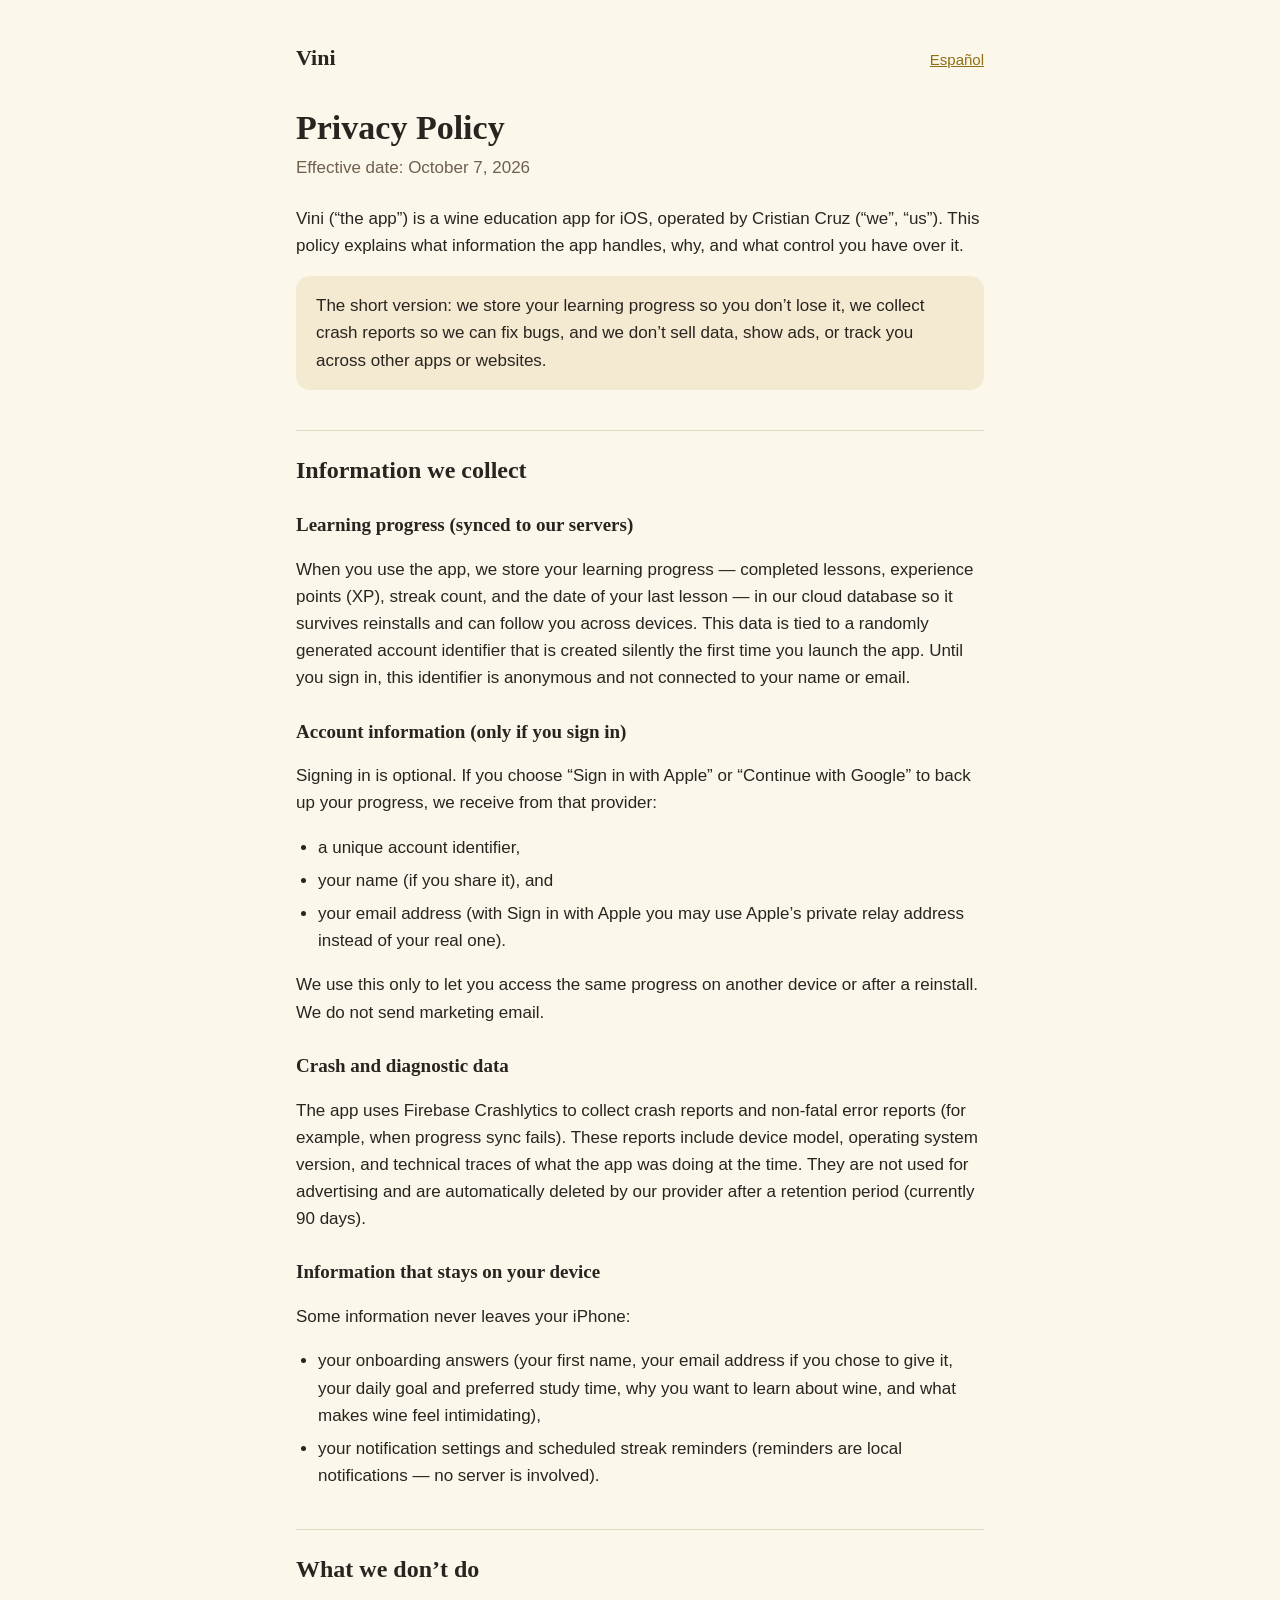
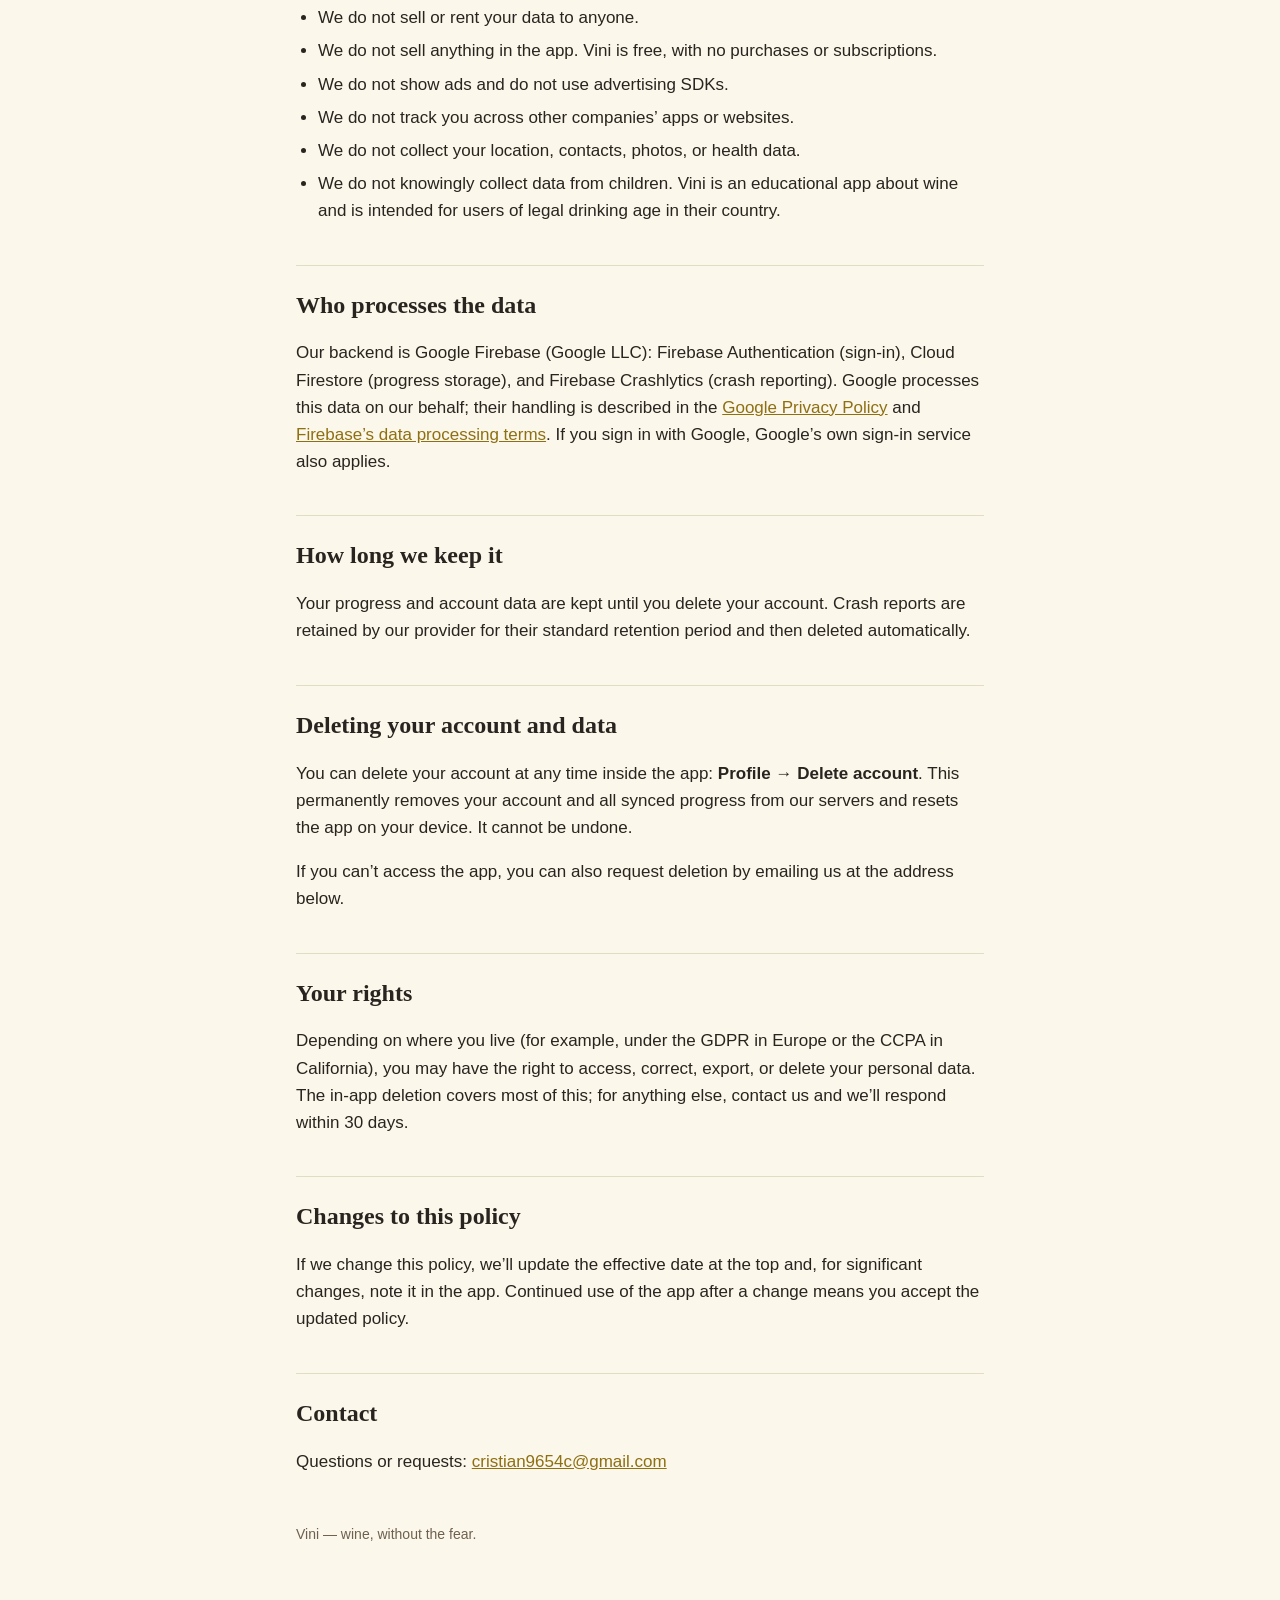
<file: index.html>
<!doctype html>
<html lang="en">
<head>
  <meta charset="utf-8">
  <meta name="viewport" content="width=device-width, initial-scale=1">
  <title>Vini Privacy Policy</title>
  <meta name="description" content="How the Vini wine-learning app handles your information.">
  <link rel="alternate" hreflang="es" href="es/">
  <link rel="stylesheet" href="style.css">
</head>
<body>
<main>
  <nav>
    <span class="brand">Vini</span>
    <a href="es/" lang="es">Español</a>
  </nav>

  <h1>Privacy Policy</h1>
  <p class="date">Effective date: October 7, 2026</p>

  <p>Vini (“the app”) is a wine education app for iOS, operated by Cristian Cruz (“we”, “us”). This policy explains what information the app handles, why, and what control you have over it.</p>

  <p class="summary">The short version: we store your learning progress so you don’t lose it, we collect crash reports so we can fix bugs, and we don’t sell data, show ads, or track you across other apps or websites.</p>

  <h2>Information we collect</h2>

  <h3>Learning progress (synced to our servers)</h3>
  <p>When you use the app, we store your learning progress — completed lessons, experience points (XP), streak count, and the date of your last lesson — in our cloud database so it survives reinstalls and can follow you across devices. This data is tied to a randomly generated account identifier that is created silently the first time you launch the app. Until you sign in, this identifier is anonymous and not connected to your name or email.</p>

  <h3>Account information (only if you sign in)</h3>
  <p>Signing in is optional. If you choose “Sign in with Apple” or “Continue with Google” to back up your progress, we receive from that provider:</p>
  <ul>
    <li>a unique account identifier,</li>
    <li>your name (if you share it), and</li>
    <li>your email address (with Sign in with Apple you may use Apple’s private relay address instead of your real one).</li>
  </ul>
  <p>We use this only to let you access the same progress on another device or after a reinstall. We do not send marketing email.</p>

  <h3>Crash and diagnostic data</h3>
  <p>The app uses Firebase Crashlytics to collect crash reports and non-fatal error reports (for example, when progress sync fails). These reports include device model, operating system version, and technical traces of what the app was doing at the time. They are not used for advertising and are automatically deleted by our provider after a retention period (currently 90 days).</p>

  <h3>Information that stays on your device</h3>
  <p>Some information never leaves your iPhone:</p>
  <ul>
    <li>your onboarding answers (your first name, your email address if you chose to give it, your daily goal and preferred study time, why you want to learn about wine, and what makes wine feel intimidating),</li>
    <li>your notification settings and scheduled streak reminders (reminders are local notifications — no server is involved).</li>
  </ul>

  <h2>What we don’t do</h2>
  <ul>
    <li>We do not sell or rent your data to anyone.</li>
    <li>We do not sell anything in the app. Vini is free, with no purchases or subscriptions.</li>
    <li>We do not show ads and do not use advertising SDKs.</li>
    <li>We do not track you across other companies’ apps or websites.</li>
    <li>We do not collect your location, contacts, photos, or health data.</li>
    <li>We do not knowingly collect data from children. Vini is an educational app about wine and is intended for users of legal drinking age in their country.</li>
  </ul>

  <h2>Who processes the data</h2>
  <p>Our backend is Google Firebase (Google LLC): Firebase Authentication (sign-in), Cloud Firestore (progress storage), and Firebase Crashlytics (crash reporting). Google processes this data on our behalf; their handling is described in the <a href="https://policies.google.com/privacy">Google Privacy Policy</a> and <a href="https://firebase.google.com/terms/data-processing-terms">Firebase’s data processing terms</a>. If you sign in with Google, Google’s own sign-in service also applies.</p>

  <h2>How long we keep it</h2>
  <p>Your progress and account data are kept until you delete your account. Crash reports are retained by our provider for their standard retention period and then deleted automatically.</p>

  <h2>Deleting your account and data</h2>
  <p>You can delete your account at any time inside the app: <strong>Profile → Delete account</strong>. This permanently removes your account and all synced progress from our servers and resets the app on your device. It cannot be undone.</p>
  <p>If you can’t access the app, you can also request deletion by emailing us at the address below.</p>

  <h2>Your rights</h2>
  <p>Depending on where you live (for example, under the GDPR in Europe or the CCPA in California), you may have the right to access, correct, export, or delete your personal data. The in-app deletion covers most of this; for anything else, contact us and we’ll respond within 30 days.</p>

  <h2>Changes to this policy</h2>
  <p>If we change this policy, we’ll update the effective date at the top and, for significant changes, note it in the app. Continued use of the app after a change means you accept the updated policy.</p>

  <h2>Contact</h2>
  <p>Questions or requests: <a href="mailto:cristian9654c@gmail.com">cristian9654c@gmail.com</a></p>

  <footer>Vini — wine, without the fear.</footer>
</main>
</body>
</html>
</file>
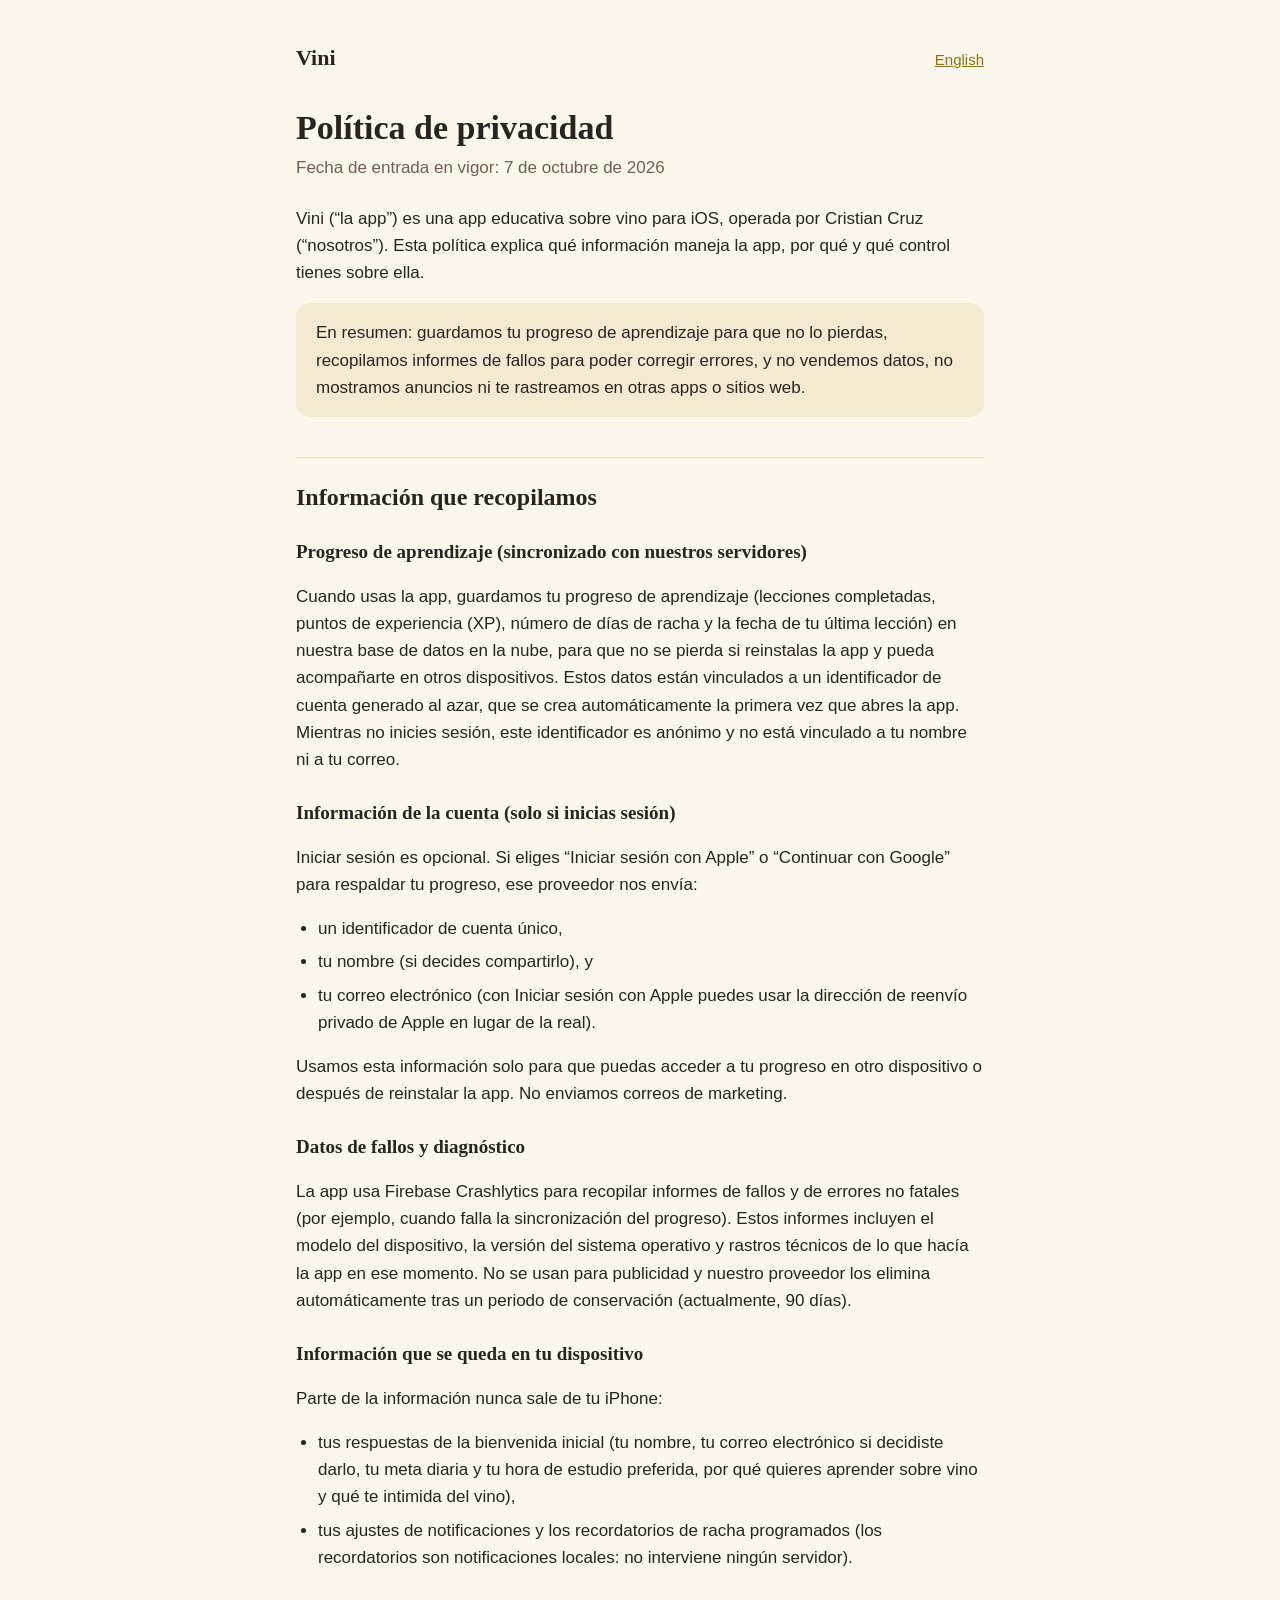
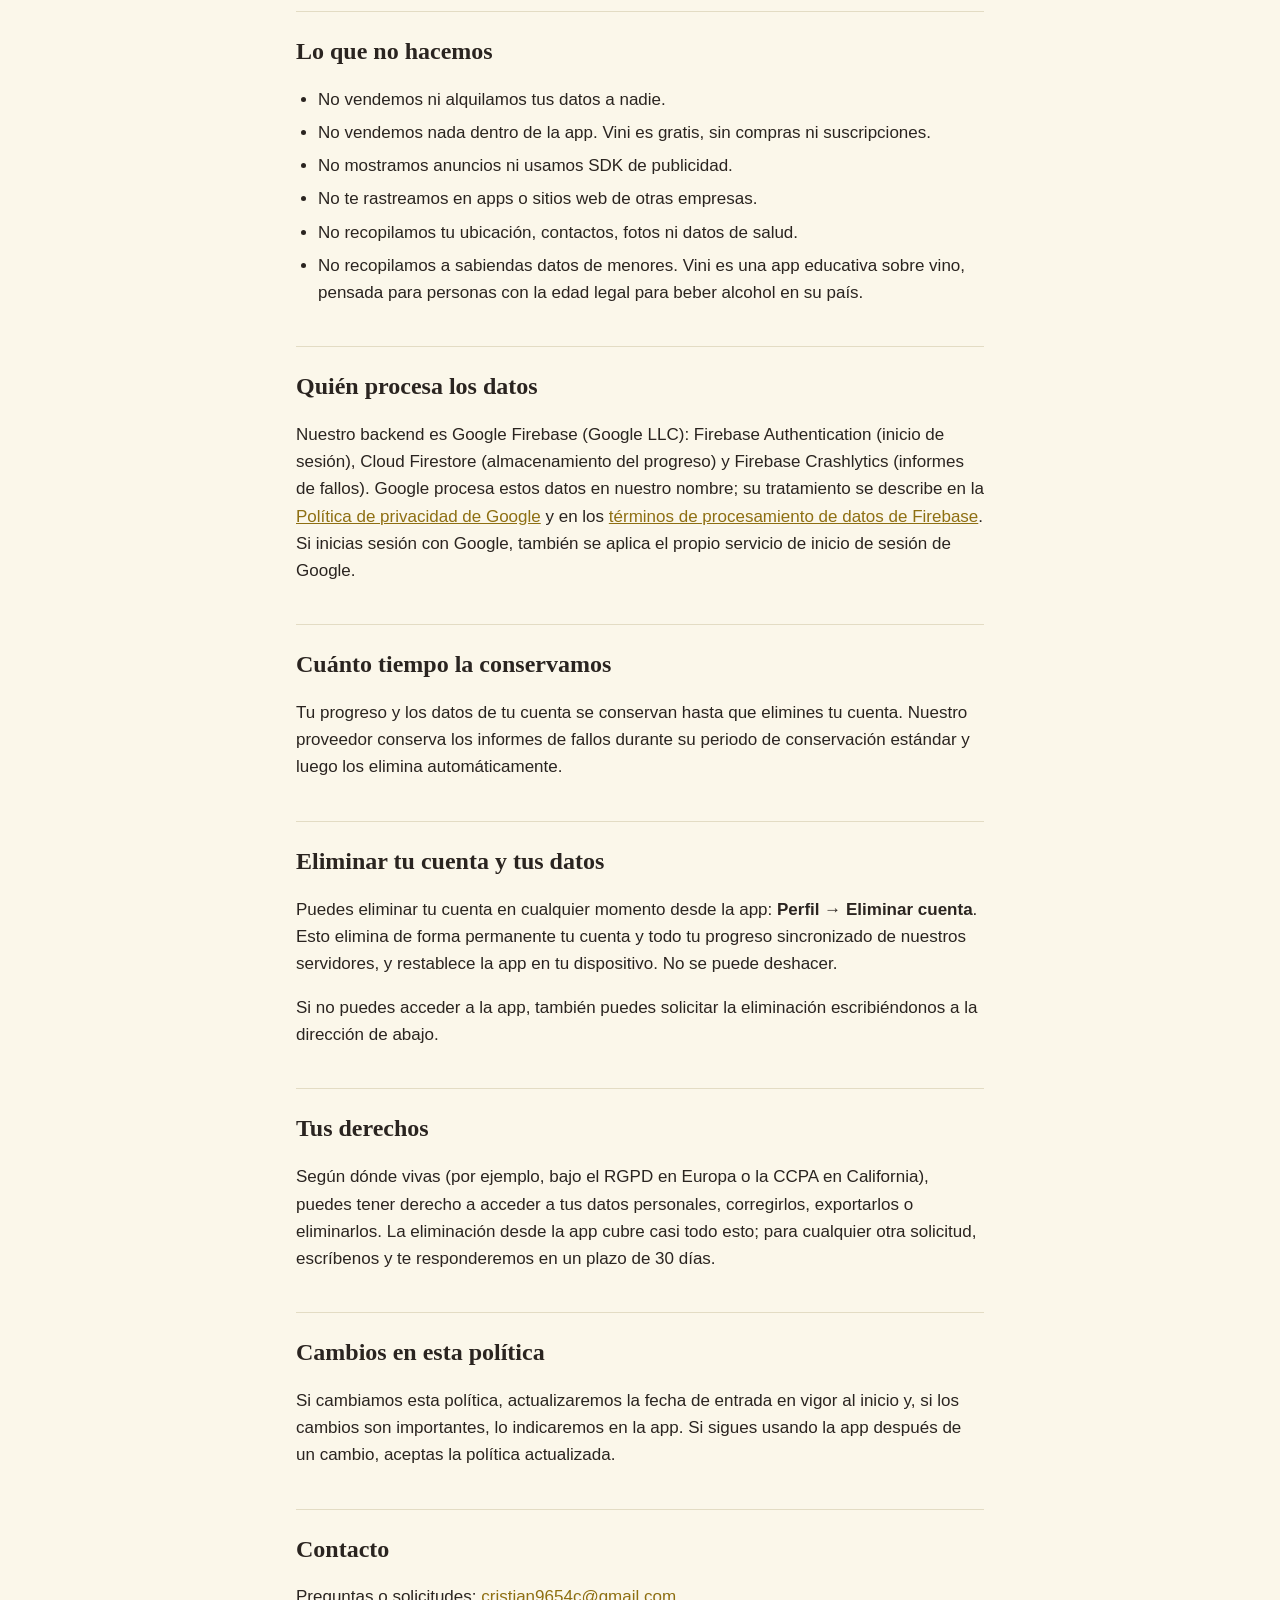
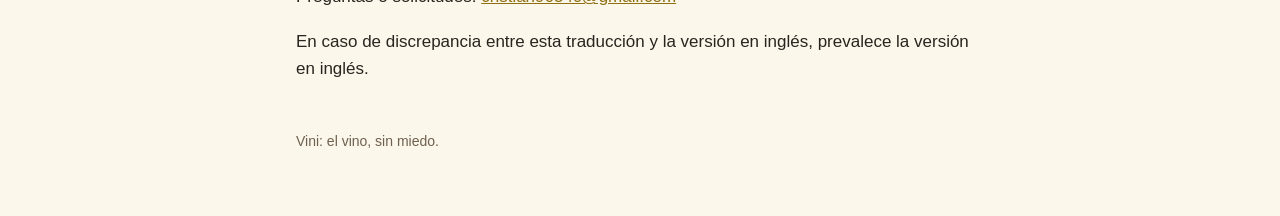
<file: es/index.html>
<!doctype html>
<html lang="es">
<head>
  <meta charset="utf-8">
  <meta name="viewport" content="width=device-width, initial-scale=1">
  <title>Política de privacidad de Vini</title>
  <meta name="description" content="Cómo la app Vini para aprender sobre vino maneja tu información.">
  <link rel="alternate" hreflang="en" href="../">
  <link rel="stylesheet" href="../style.css">
</head>
<body>
<main>
  <nav>
    <span class="brand">Vini</span>
    <a href="../" lang="en">English</a>
  </nav>

  <h1>Política de privacidad</h1>
  <p class="date">Fecha de entrada en vigor: 7 de octubre de 2026</p>

  <p>Vini (“la app”) es una app educativa sobre vino para iOS, operada por Cristian Cruz (“nosotros”). Esta política explica qué información maneja la app, por qué y qué control tienes sobre ella.</p>

  <p class="summary">En resumen: guardamos tu progreso de aprendizaje para que no lo pierdas, recopilamos informes de fallos para poder corregir errores, y no vendemos datos, no mostramos anuncios ni te rastreamos en otras apps o sitios web.</p>

  <h2>Información que recopilamos</h2>

  <h3>Progreso de aprendizaje (sincronizado con nuestros servidores)</h3>
  <p>Cuando usas la app, guardamos tu progreso de aprendizaje (lecciones completadas, puntos de experiencia (XP), número de días de racha y la fecha de tu última lección) en nuestra base de datos en la nube, para que no se pierda si reinstalas la app y pueda acompañarte en otros dispositivos. Estos datos están vinculados a un identificador de cuenta generado al azar, que se crea automáticamente la primera vez que abres la app. Mientras no inicies sesión, este identificador es anónimo y no está vinculado a tu nombre ni a tu correo.</p>

  <h3>Información de la cuenta (solo si inicias sesión)</h3>
  <p>Iniciar sesión es opcional. Si eliges “Iniciar sesión con Apple” o “Continuar con Google” para respaldar tu progreso, ese proveedor nos envía:</p>
  <ul>
    <li>un identificador de cuenta único,</li>
    <li>tu nombre (si decides compartirlo), y</li>
    <li>tu correo electrónico (con Iniciar sesión con Apple puedes usar la dirección de reenvío privado de Apple en lugar de la real).</li>
  </ul>
  <p>Usamos esta información solo para que puedas acceder a tu progreso en otro dispositivo o después de reinstalar la app. No enviamos correos de marketing.</p>

  <h3>Datos de fallos y diagnóstico</h3>
  <p>La app usa Firebase Crashlytics para recopilar informes de fallos y de errores no fatales (por ejemplo, cuando falla la sincronización del progreso). Estos informes incluyen el modelo del dispositivo, la versión del sistema operativo y rastros técnicos de lo que hacía la app en ese momento. No se usan para publicidad y nuestro proveedor los elimina automáticamente tras un periodo de conservación (actualmente, 90 días).</p>

  <h3>Información que se queda en tu dispositivo</h3>
  <p>Parte de la información nunca sale de tu iPhone:</p>
  <ul>
    <li>tus respuestas de la bienvenida inicial (tu nombre, tu correo electrónico si decidiste darlo, tu meta diaria y tu hora de estudio preferida, por qué quieres aprender sobre vino y qué te intimida del vino),</li>
    <li>tus ajustes de notificaciones y los recordatorios de racha programados (los recordatorios son notificaciones locales: no interviene ningún servidor).</li>
  </ul>

  <h2>Lo que no hacemos</h2>
  <ul>
    <li>No vendemos ni alquilamos tus datos a nadie.</li>
    <li>No vendemos nada dentro de la app. Vini es gratis, sin compras ni suscripciones.</li>
    <li>No mostramos anuncios ni usamos SDK de publicidad.</li>
    <li>No te rastreamos en apps o sitios web de otras empresas.</li>
    <li>No recopilamos tu ubicación, contactos, fotos ni datos de salud.</li>
    <li>No recopilamos a sabiendas datos de menores. Vini es una app educativa sobre vino, pensada para personas con la edad legal para beber alcohol en su país.</li>
  </ul>

  <h2>Quién procesa los datos</h2>
  <p>Nuestro backend es Google Firebase (Google LLC): Firebase Authentication (inicio de sesión), Cloud Firestore (almacenamiento del progreso) y Firebase Crashlytics (informes de fallos). Google procesa estos datos en nuestro nombre; su tratamiento se describe en la <a href="https://policies.google.com/privacy?hl=es">Política de privacidad de Google</a> y en los <a href="https://firebase.google.com/terms/data-processing-terms">términos de procesamiento de datos de Firebase</a>. Si inicias sesión con Google, también se aplica el propio servicio de inicio de sesión de Google.</p>

  <h2>Cuánto tiempo la conservamos</h2>
  <p>Tu progreso y los datos de tu cuenta se conservan hasta que elimines tu cuenta. Nuestro proveedor conserva los informes de fallos durante su periodo de conservación estándar y luego los elimina automáticamente.</p>

  <h2>Eliminar tu cuenta y tus datos</h2>
  <p>Puedes eliminar tu cuenta en cualquier momento desde la app: <strong>Perfil → Eliminar cuenta</strong>. Esto elimina de forma permanente tu cuenta y todo tu progreso sincronizado de nuestros servidores, y restablece la app en tu dispositivo. No se puede deshacer.</p>
  <p>Si no puedes acceder a la app, también puedes solicitar la eliminación escribiéndonos a la dirección de abajo.</p>

  <h2>Tus derechos</h2>
  <p>Según dónde vivas (por ejemplo, bajo el RGPD en Europa o la CCPA en California), puedes tener derecho a acceder a tus datos personales, corregirlos, exportarlos o eliminarlos. La eliminación desde la app cubre casi todo esto; para cualquier otra solicitud, escríbenos y te responderemos en un plazo de 30 días.</p>

  <h2>Cambios en esta política</h2>
  <p>Si cambiamos esta política, actualizaremos la fecha de entrada en vigor al inicio y, si los cambios son importantes, lo indicaremos en la app. Si sigues usando la app después de un cambio, aceptas la política actualizada.</p>

  <h2>Contacto</h2>
  <p>Preguntas o solicitudes: <a href="mailto:cristian9654c@gmail.com">cristian9654c@gmail.com</a></p>

  <p>En caso de discrepancia entre esta traducción y la versión en inglés, prevalece la versión en inglés.</p>

  <footer>Vini: el vino, sin miedo.</footer>
</main>
</body>
</html>
</file>
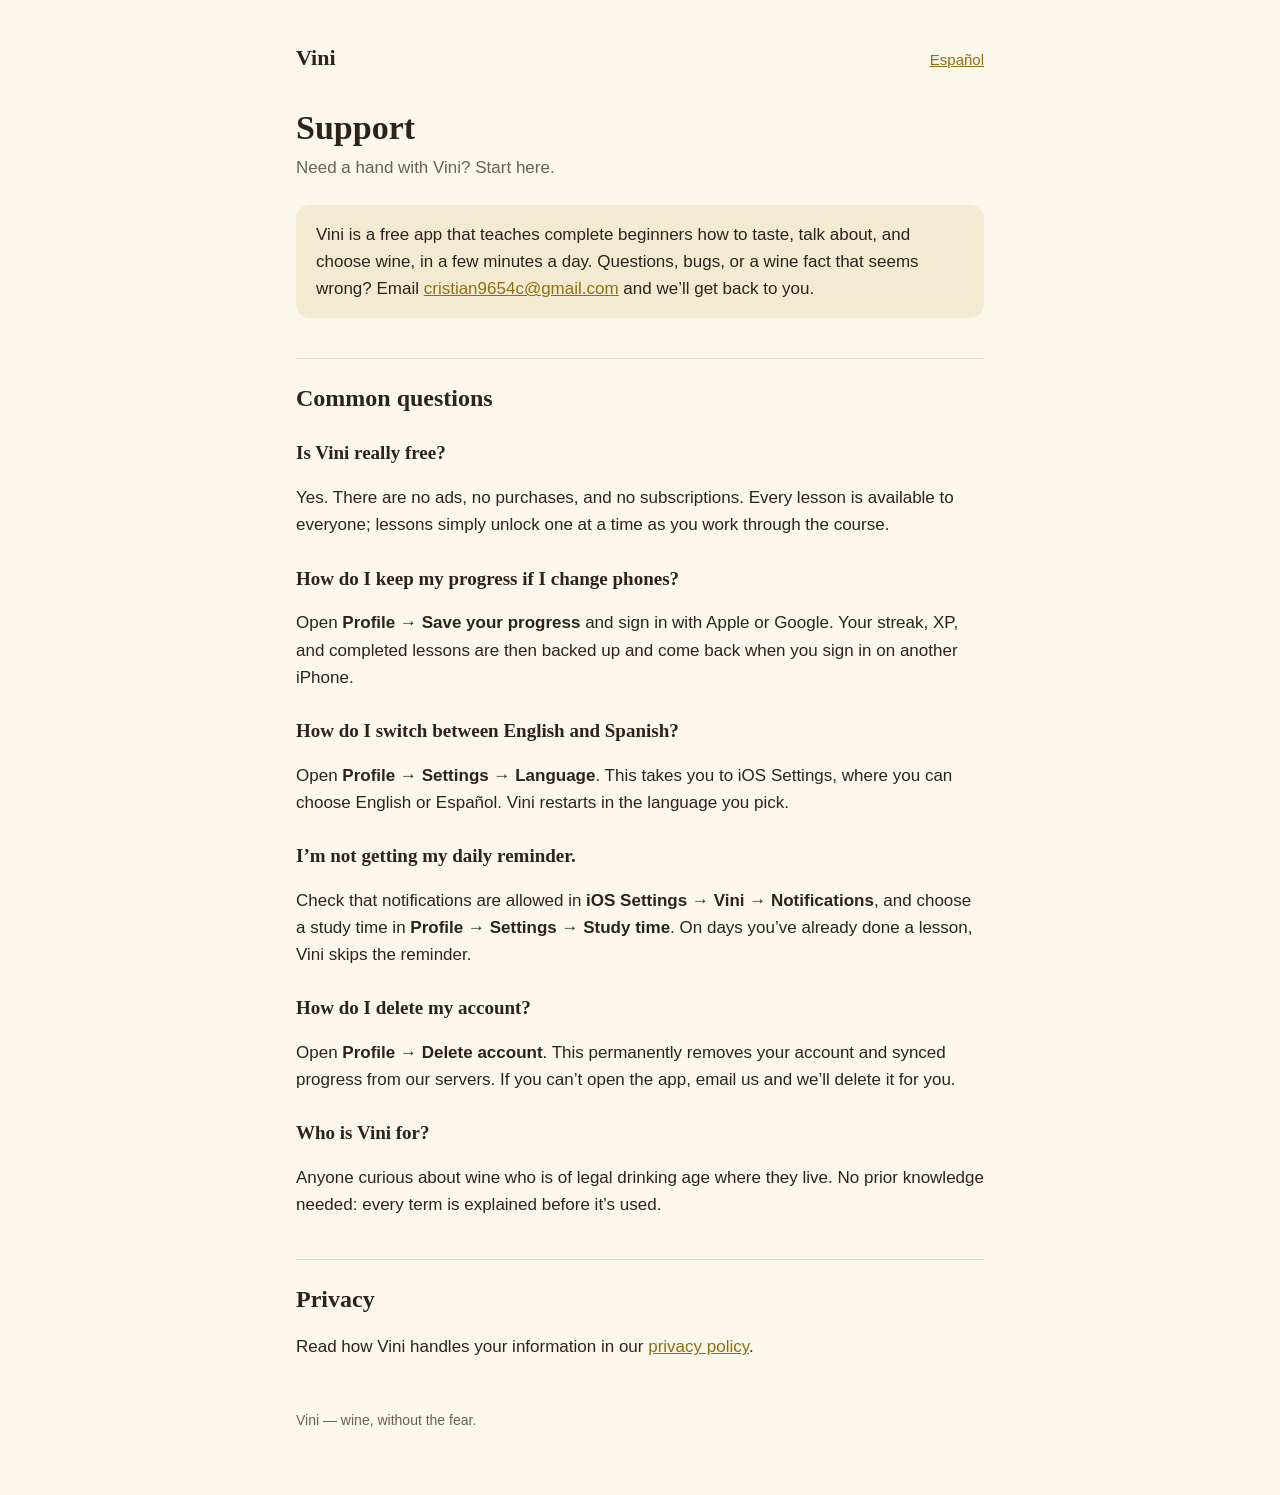
<file: support/index.html>
<!doctype html>
<html lang="en">
<head>
  <meta charset="utf-8">
  <meta name="viewport" content="width=device-width, initial-scale=1">
  <title>Vini Support</title>
  <meta name="description" content="Help and contact for the Vini wine-learning app.">
  <link rel="alternate" hreflang="es" href="../es/support/">
  <link rel="stylesheet" href="../style.css">
</head>
<body>
<main>
  <nav>
    <span class="brand">Vini</span>
    <a href="../es/support/" lang="es">Español</a>
  </nav>

  <h1>Support</h1>
  <p class="date">Need a hand with Vini? Start here.</p>

  <p class="summary">Vini is a free app that teaches complete beginners how to taste, talk about, and choose wine, in a few minutes a day. Questions, bugs, or a wine fact that seems wrong? Email <a href="mailto:cristian9654c@gmail.com">cristian9654c@gmail.com</a> and we’ll get back to you.</p>

  <h2>Common questions</h2>

  <h3>Is Vini really free?</h3>
  <p>Yes. There are no ads, no purchases, and no subscriptions. Every lesson is available to everyone; lessons simply unlock one at a time as you work through the course.</p>

  <h3>How do I keep my progress if I change phones?</h3>
  <p>Open <strong>Profile → Save your progress</strong> and sign in with Apple or Google. Your streak, XP, and completed lessons are then backed up and come back when you sign in on another iPhone.</p>

  <h3>How do I switch between English and Spanish?</h3>
  <p>Open <strong>Profile → Settings → Language</strong>. This takes you to iOS Settings, where you can choose English or Español. Vini restarts in the language you pick.</p>

  <h3>I’m not getting my daily reminder.</h3>
  <p>Check that notifications are allowed in <strong>iOS Settings → Vini → Notifications</strong>, and choose a study time in <strong>Profile → Settings → Study time</strong>. On days you’ve already done a lesson, Vini skips the reminder.</p>

  <h3>How do I delete my account?</h3>
  <p>Open <strong>Profile → Delete account</strong>. This permanently removes your account and synced progress from our servers. If you can’t open the app, email us and we’ll delete it for you.</p>

  <h3>Who is Vini for?</h3>
  <p>Anyone curious about wine who is of legal drinking age where they live. No prior knowledge needed: every term is explained before it’s used.</p>

  <h2>Privacy</h2>
  <p>Read how Vini handles your information in our <a href="../">privacy policy</a>.</p>

  <footer>Vini — wine, without the fear.</footer>
</main>
</body>
</html>
</file>
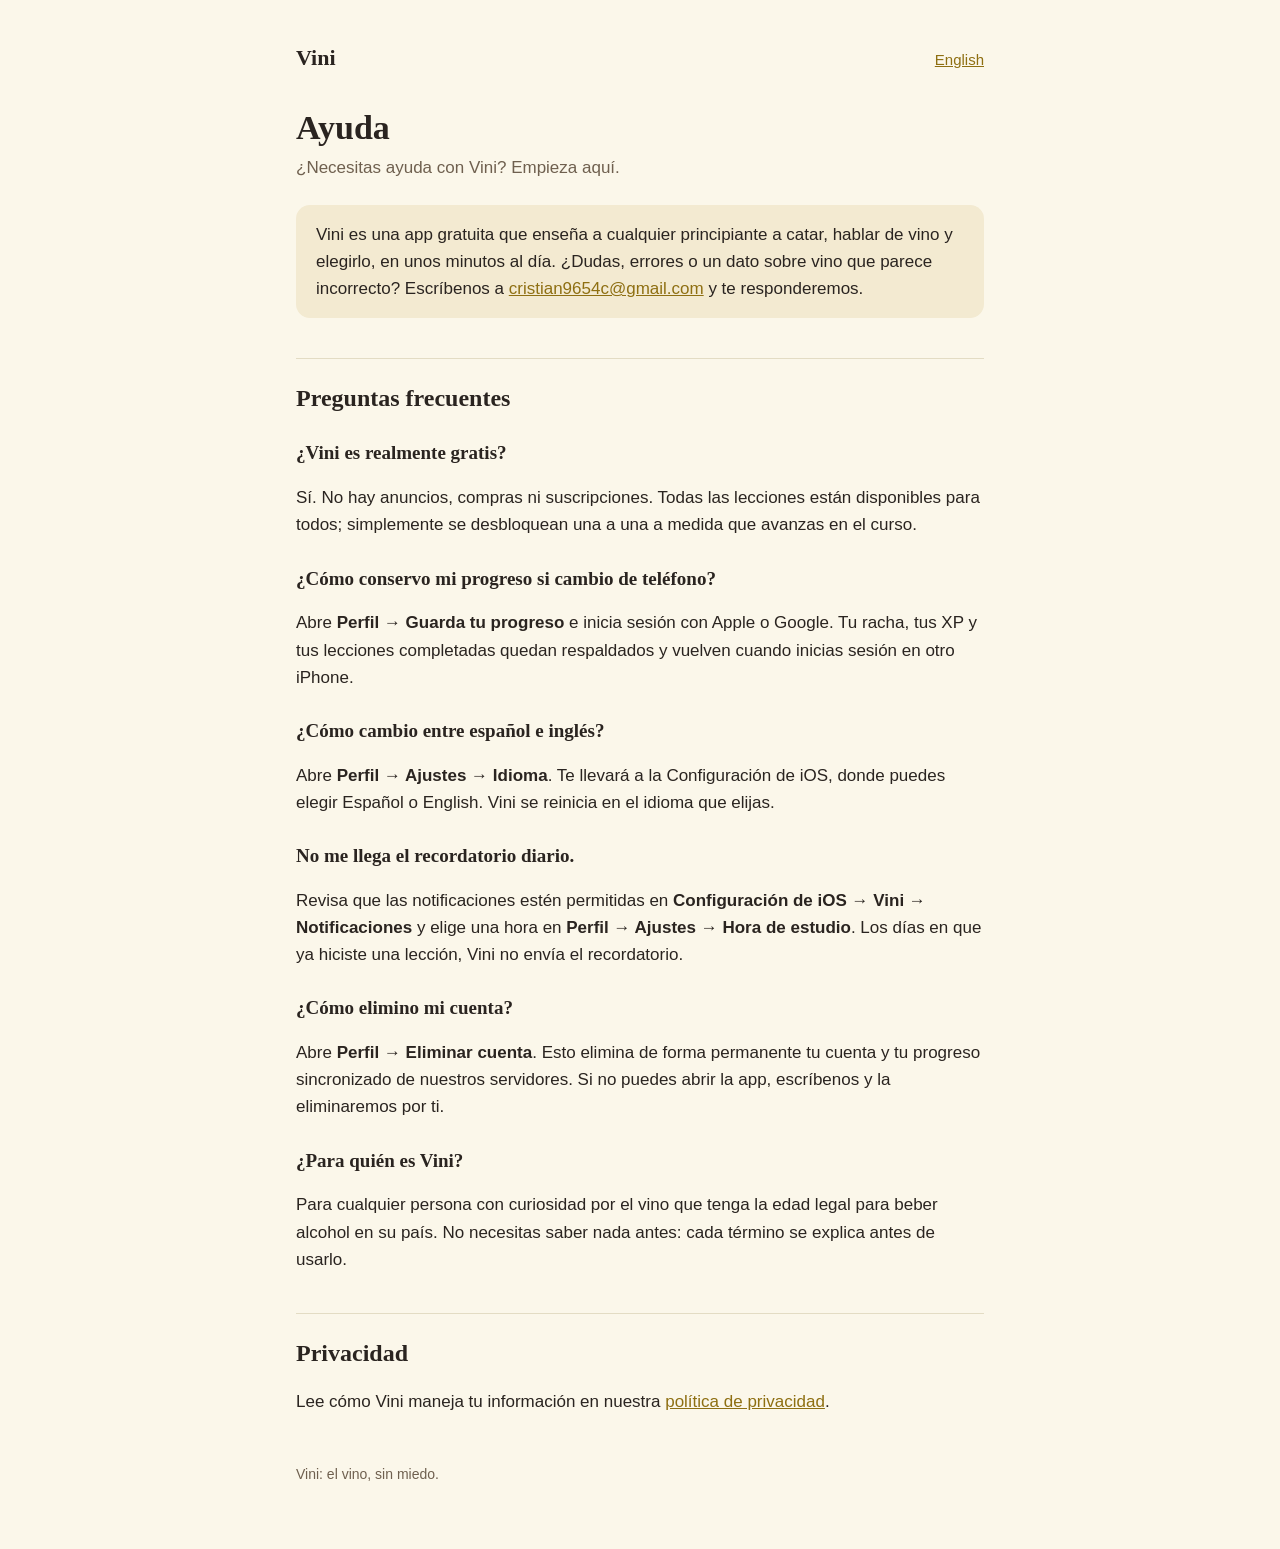
<file: es/support/index.html>
<!doctype html>
<html lang="es">
<head>
  <meta charset="utf-8">
  <meta name="viewport" content="width=device-width, initial-scale=1">
  <title>Ayuda de Vini</title>
  <meta name="description" content="Ayuda y contacto de la app Vini para aprender sobre vino.">
  <link rel="alternate" hreflang="en" href="../../support/">
  <link rel="stylesheet" href="../../style.css">
</head>
<body>
<main>
  <nav>
    <span class="brand">Vini</span>
    <a href="../../support/" lang="en">English</a>
  </nav>

  <h1>Ayuda</h1>
  <p class="date">¿Necesitas ayuda con Vini? Empieza aquí.</p>

  <p class="summary">Vini es una app gratuita que enseña a cualquier principiante a catar, hablar de vino y elegirlo, en unos minutos al día. ¿Dudas, errores o un dato sobre vino que parece incorrecto? Escríbenos a <a href="mailto:cristian9654c@gmail.com">cristian9654c@gmail.com</a> y te responderemos.</p>

  <h2>Preguntas frecuentes</h2>

  <h3>¿Vini es realmente gratis?</h3>
  <p>Sí. No hay anuncios, compras ni suscripciones. Todas las lecciones están disponibles para todos; simplemente se desbloquean una a una a medida que avanzas en el curso.</p>

  <h3>¿Cómo conservo mi progreso si cambio de teléfono?</h3>
  <p>Abre <strong>Perfil → Guarda tu progreso</strong> e inicia sesión con Apple o Google. Tu racha, tus XP y tus lecciones completadas quedan respaldados y vuelven cuando inicias sesión en otro iPhone.</p>

  <h3>¿Cómo cambio entre español e inglés?</h3>
  <p>Abre <strong>Perfil → Ajustes → Idioma</strong>. Te llevará a la Configuración de iOS, donde puedes elegir Español o English. Vini se reinicia en el idioma que elijas.</p>

  <h3>No me llega el recordatorio diario.</h3>
  <p>Revisa que las notificaciones estén permitidas en <strong>Configuración de iOS → Vini → Notificaciones</strong> y elige una hora en <strong>Perfil → Ajustes → Hora de estudio</strong>. Los días en que ya hiciste una lección, Vini no envía el recordatorio.</p>

  <h3>¿Cómo elimino mi cuenta?</h3>
  <p>Abre <strong>Perfil → Eliminar cuenta</strong>. Esto elimina de forma permanente tu cuenta y tu progreso sincronizado de nuestros servidores. Si no puedes abrir la app, escríbenos y la eliminaremos por ti.</p>

  <h3>¿Para quién es Vini?</h3>
  <p>Para cualquier persona con curiosidad por el vino que tenga la edad legal para beber alcohol en su país. No necesitas saber nada antes: cada término se explica antes de usarlo.</p>

  <h2>Privacidad</h2>
  <p>Lee cómo Vini maneja tu información en nuestra <a href="../">política de privacidad</a>.</p>

  <footer>Vini: el vino, sin miedo.</footer>
</main>
</body>
</html>
</file>
<file: style.css>
:root {
  --bg: #FBF7EA;
  --surface: #F3EAD1;
  --text: #2A2420;
  --muted: #6F604F;
  --accent: #8E6F12;
  --rule: #E3DCC4;
}

@media (prefers-color-scheme: dark) {
  :root {
    --bg: #170D10;
    --surface: #2B141A;
    --text: #F2E9DD;
    --muted: #B8A79A;
    --accent: #C9A227;
    --rule: #4A121F;
  }
}

* { box-sizing: border-box; }

body {
  margin: 0;
  background: var(--bg);
  color: var(--text);
  font: 17px/1.6 -apple-system, BlinkMacSystemFont, "Segoe UI", Helvetica, Arial, sans-serif;
}

main {
  max-width: 720px;
  margin: 0 auto;
  padding: 40px 16px 64px;
}

nav {
  display: flex;
  justify-content: space-between;
  align-items: baseline;
  gap: 16px;
  margin-bottom: 32px;
  font-size: 15px;
}

.brand {
  font-family: Georgia, "Times New Roman", serif;
  font-size: 22px;
  font-weight: 700;
}

a { color: var(--accent); }

h1, h2, h3 {
  font-family: Georgia, "Times New Roman", serif;
  line-height: 1.25;
}

h1 { font-size: 34px; margin: 0 0 4px; }
h2 { font-size: 24px; margin-top: 40px; padding-top: 24px; border-top: 1px solid var(--rule); }
h3 { font-size: 19px; margin-top: 28px; }

.date { color: var(--muted); margin: 0 0 24px; }

.summary {
  background: var(--surface);
  border-radius: 14px;
  padding: 16px 20px;
}

ul { padding-left: 22px; }
li { margin: 6px 0; }

footer {
  margin-top: 48px;
  color: var(--muted);
  font-size: 14px;
}
</file>
